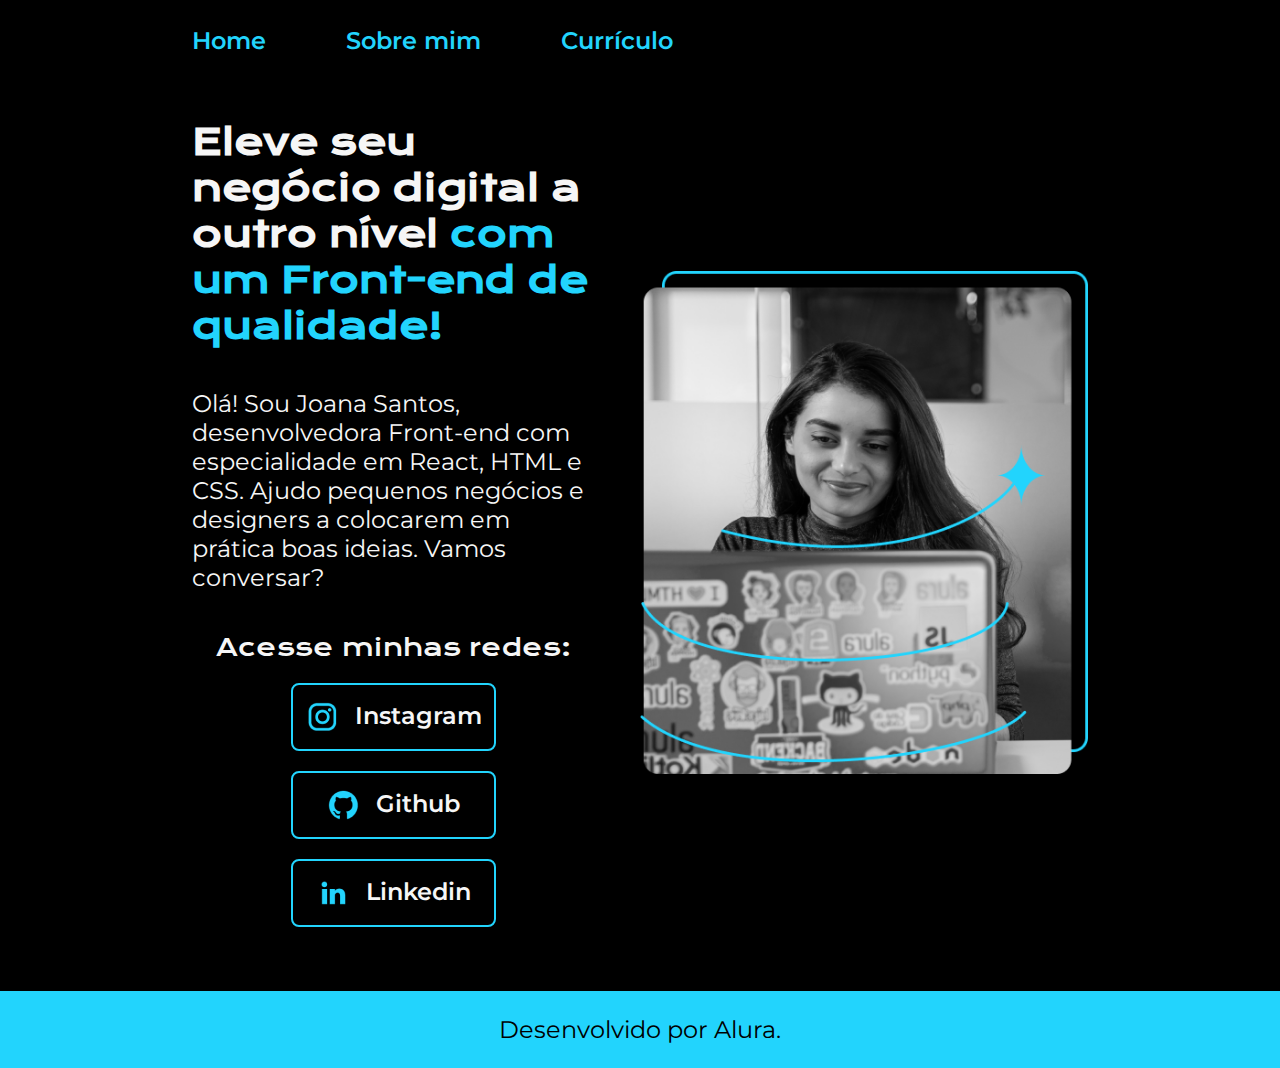
<file: index.html>
<!DOCTYPE html>
<html lang="en">

<head>
    <meta charset="UTF-8">
    <meta http-equiv="X-UA-Compatible" content="IE=edge">
    <meta name="viewport" content="width=device-width, initial-scale=1.0">
    <title>Portfolio</title>
    <link rel="stylesheet" href="./styles/style.css">
</head>

<body>
    <header class="cabecalho">
        <nav class="cabecalho-menu">
            <a class="cabecalho__menu__link" href="index.html">Home</a>
            <a class="cabecalho__menu__link" href="about.html">Sobre mim</a>
            <a class="cabecalho__menu__link" href="curriculo.html">Currículo</a>
        </nav>
    </header>
    <main class="apresentacao">
        <section class="apresentacao__conteudo">
            <h1 class="apresentacao__conteudo__titulo"> Eleve seu negócio digital a outro nível <strong
                    class="titulo-distaques">com um Front-end de qualidade!</strong>
            </h1>
            <P class="apresentacao__conteudo__texto">Olá! Sou Joana Santos, desenvolvedora Front-end com especialidade
                em React, HTML e CSS. Ajudo pequenos negócios e designers a colocarem em prática boas ideias. Vamos
                conversar?</P>
            <div class="apresentacao__conteudo__botao">
                <h2 class="apresentação__conteudo__botao-titulo">Acesse minhas redes:</h2>
                <a class="botao" href="https://www.instagram.com/kaiqueleoneldev/">
                    <img src="assents/instagram.png" alt="logo do instagram">
                    Instagram
                </a>
                <a class="botao" href="https://github.com/kaiqueleonel">
                    <img src="assents/Github.png" alt="logo do github">
                    Github
                </a>
                <a class="botao" href="https://www.linkedin.com/in/kaique-leonel-53964625b/">
                    <img src="assents/linkedin.png" alt="logo do linkedin">
                    Linkedin
                </a>
            </div>
        </section>
        <img class="foto__perfil" src="assents/JoanaSantos.png" alt="Foto da programadora Joana Santos">
    </main>
    <footer class="rodape">
        <p>Desenvolvido por Alura.</p>
    </footer>
</body>

</html>
</file>
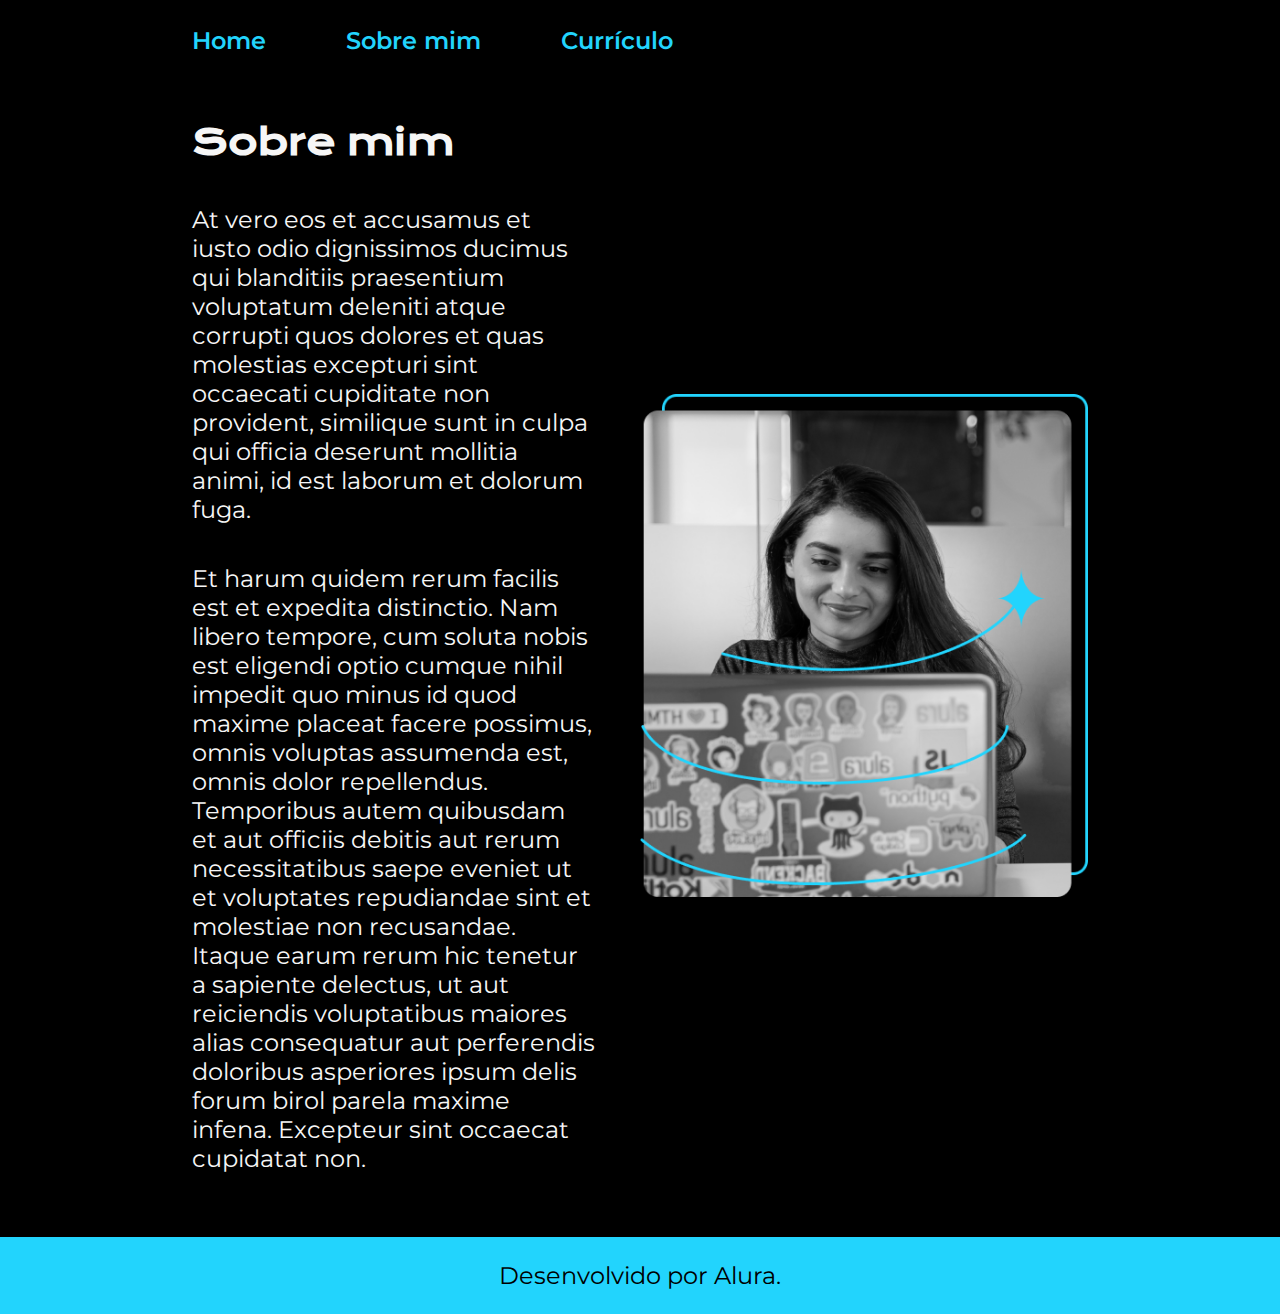
<file: about.html>
<!DOCTYPE html>
<html lang="pt-br">

<head>
    <meta charset="UTF-8">
    <meta http-equiv="X-UA-Compatible" content="IE=edge">
    <meta name="viewport" content="width=device-width, initial-scale=1.0">
    <title>Sobre mim</title>
    <link rel="stylesheet" href="./styles/style.css">
</head>

<body>
    <header class="cabecalho">
        <nav class="cabecalho-menu">
            <a class="cabecalho__menu__link" href="index.html">Home</a>
            <a class="cabecalho__menu__link" href="about.html">Sobre mim</a>
            <a class="cabecalho__menu__link" href="curriculo.html">Currículo</a>
        </nav>
    </header>
    <main class="apresentacao">
        <section class="apresentacao__conteudo">
            <h1 class="apresentacao__conteudo__titulo">Sobre mim</h1>
            <p class="apresentacao__conteudo__texto">At vero eos et accusamus et iusto odio dignissimos ducimus qui
                blanditiis praesentium voluptatum deleniti atque corrupti quos dolores et quas molestias excepturi sint
                occaecati cupiditate non provident, similique sunt in culpa qui officia deserunt mollitia animi, id est
                laborum et dolorum fuga.</p>
            <p class="apresentacao__conteudo__texto"> Et harum quidem rerum facilis est et expedita distinctio. Nam
                libero tempore, cum soluta nobis est eligendi optio cumque nihil impedit quo minus id quod maxime
                placeat facere possimus, omnis voluptas assumenda est, omnis dolor repellendus. Temporibus autem
                quibusdam et aut officiis debitis aut rerum necessitatibus saepe eveniet ut et voluptates repudiandae
                sint et molestiae non recusandae. Itaque earum rerum hic tenetur a sapiente delectus, ut aut reiciendis
                voluptatibus maiores alias consequatur aut perferendis doloribus asperiores ipsum delis forum birol
                parela maxime infena. Excepteur sint occaecat cupidatat non.</p>
        </section>
        <img class="foto__perfil" src="assents/JoanaSantos.png" alt="Foto da programadora Joana Santos">

    </main>
    <footer class="rodape">
        <p>Desenvolvido por Alura.</p>
    </footer>
</body>

</html>
</file>
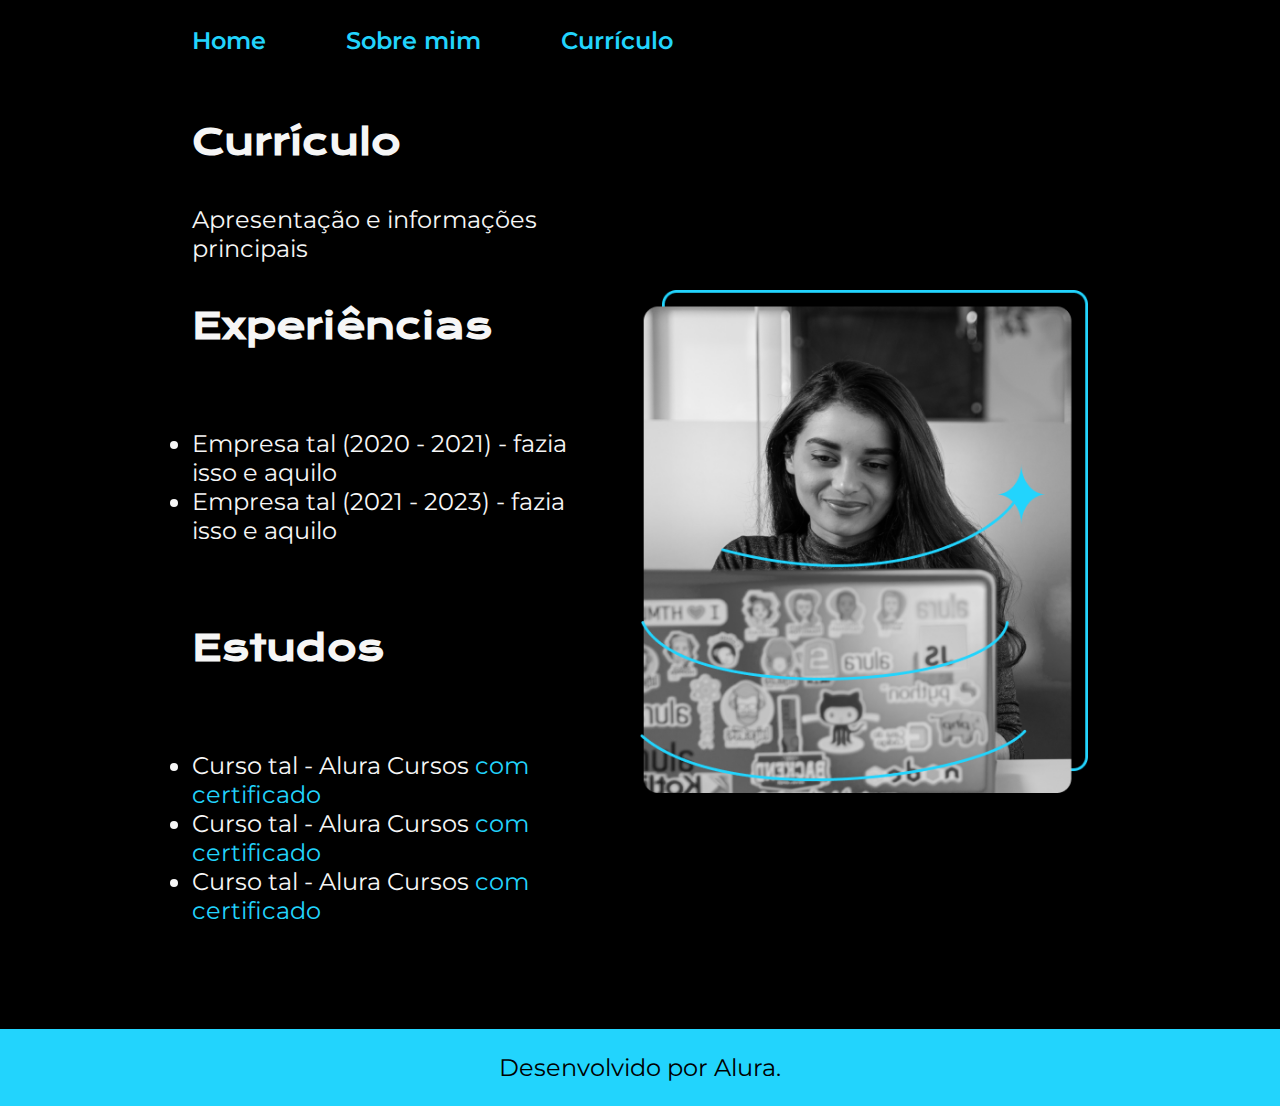
<file: curriculo.html>
<!DOCTYPE html>
<html lang="pt-br">
<head>
    <meta charset="UTF-8">
    <meta http-equiv="X-UA-Compatible" content="IE=edge">
    <meta name="viewport" content="width=device-width, initial-scale=1.0">
    <title>Currículo</title>
    <link rel="stylesheet" href="./styles/style.css">
</head>
<body>
    <header class="cabecalho">
        <nav class="cabecalho-menu">
            <a class="cabecalho__menu__link" href="index.html">Home</a>
            <a class="cabecalho__menu__link" href="about.html">Sobre mim</a>
            <a class="cabecalho__menu__link" href="curriculo.html">Currículo</a>
        </nav>
    </header>
    <main class="apresentacao">
        <section class="apresentacao__conteudo">
            <h1 class="apresentacao__conteudo__titulo">Currículo</h1>
            <p class="apresentacao__conteudo__texto">
                Apresentação e informações principais
            </p>
            <h2 class="apresentacao__conteudo__titulo">Experiências</h2>
            <p class="apresentacao__conteudo__texto">
            <ul class="apresentacao__conteudo__texto">
                <li> Empresa tal (2020 - 2021) - fazia isso e aquilo </li>
                <li> Empresa tal (2021 - 2023) - fazia isso e aquilo </li>
            </ul>
            </p>
            <h2 class="apresentacao__conteudo__titulo">Estudos</h2>
            <p class="apresentacao__conteudo__texto">
            <ul class="apresentacao__conteudo__texto">
                <li>Curso tal - Alura Cursos <a href="linkdocertificado">com certificado</a> </li>
                <li>Curso tal - Alura Cursos <a href="linkdocertificado">com certificado</a></li>
                <li>Curso tal - Alura Cursos <a href="linkdocertificado">com certificado</a></li>
            </ul>
            </p>    
        </section>
        <img  class="foto__perfil" src="assents/JoanaSantos.png" alt="Foto da programadora Joana Santos">
    </main> 
    <footer class="rodape">
        <p>Desenvolvido por Alura.</p>
    </footer>
</body>
</html>
</file>
<file: styles/style.css>
@import url('https://fonts.googleapis.com/css2?family=Krona+One&family=Montserrat:wght@200;400;600&display=swap');

* {
    margin: 0;
    padding: 0;
}

body {
    box-sizing: border-box;
    background-color: #000000;
    color: #F6F6F6;
}

.cabecalho{
    padding: 2% 0% 0% 15%;
}

.cabecalho-menu{
    display: flex;
    gap: 80px;
}

.cabecalho__menu__link{
    color: #22D4FD;
    font-size: 1.5rem;
    font-family: 'Montserrat', sans-serif;
    font-weight: 600;
    text-decoration: none;
}

.apresentacao {
    margin: 5% 15%;
    display: flex;
    align-items: center;
    gap: 5% ;
}

.titulo-distaques {
    color: #22D4FD;
}

.apresentacao__conteudo {
    width: 50%;
    display: flex;
    flex-direction: column;
    gap: 40px;
}

.apresentacao__conteudo__titulo {
    font-size: 2.25rem;
    font-family: 'Krona One', sans-serif;
}

.apresentacao__conteudo__texto {
    font-size: 1.5rem;
    font-family: 'Montserrat', sans-serif;
}

.apresentacao__conteudo__botao {
    display:flex;
    flex-direction: column;
    align-items: center;
    gap: 20px;
    justify-content: space-between;
}

.botao {
    color: #F6F6F6;
    width: 50%;
    padding: 16px 0;
    text-align: center;
    font-family: 'Montserrat', sans-serif;
    font-weight: 600;
    font-size: 1.5rem;
    text-decoration: none;
    border-radius: 8px;
    border: solid 2px #22D4FD;
    display: flex;
    justify-content: center;
    gap: 16px;
}
.botao:hover{
    background-color: #272727;
}

.foto__perfil{
    width: 50%;
}

.apresentação__conteudo__botao-titulo{
    font-family: 'Krona one', sans-serif;
    font-size: 1.5rem;
    font-weight: 400;
    color: #F6F6F6;
}

.rodape{
    background-color: #22D4FD;
    text-align: center;
    color: black;
}

.rodape{
    color: #000000;
    background-color: #22D4FD;
    padding: 24px;
    text-align: center;
    font-family: 'Montserrat', sans-serif;
    font-size: 1.5rem;
    font-weight: 400;
}

.apresentacao__conteudo__texto a{
    text-decoration: none;
    color: #22D4FD;
}


@media (max-width:1200px){

    .cabecalho{
        padding: 10%;
    }

    .cabecalho-menu{
        justify-content: center;
    }

    .apresentacao{
        flex-direction: column-reverse;
        margin: 5%;
        gap: 50px;
    }

    .apresentacao__conteudo{
        width: auto;
    }
}
</file>
